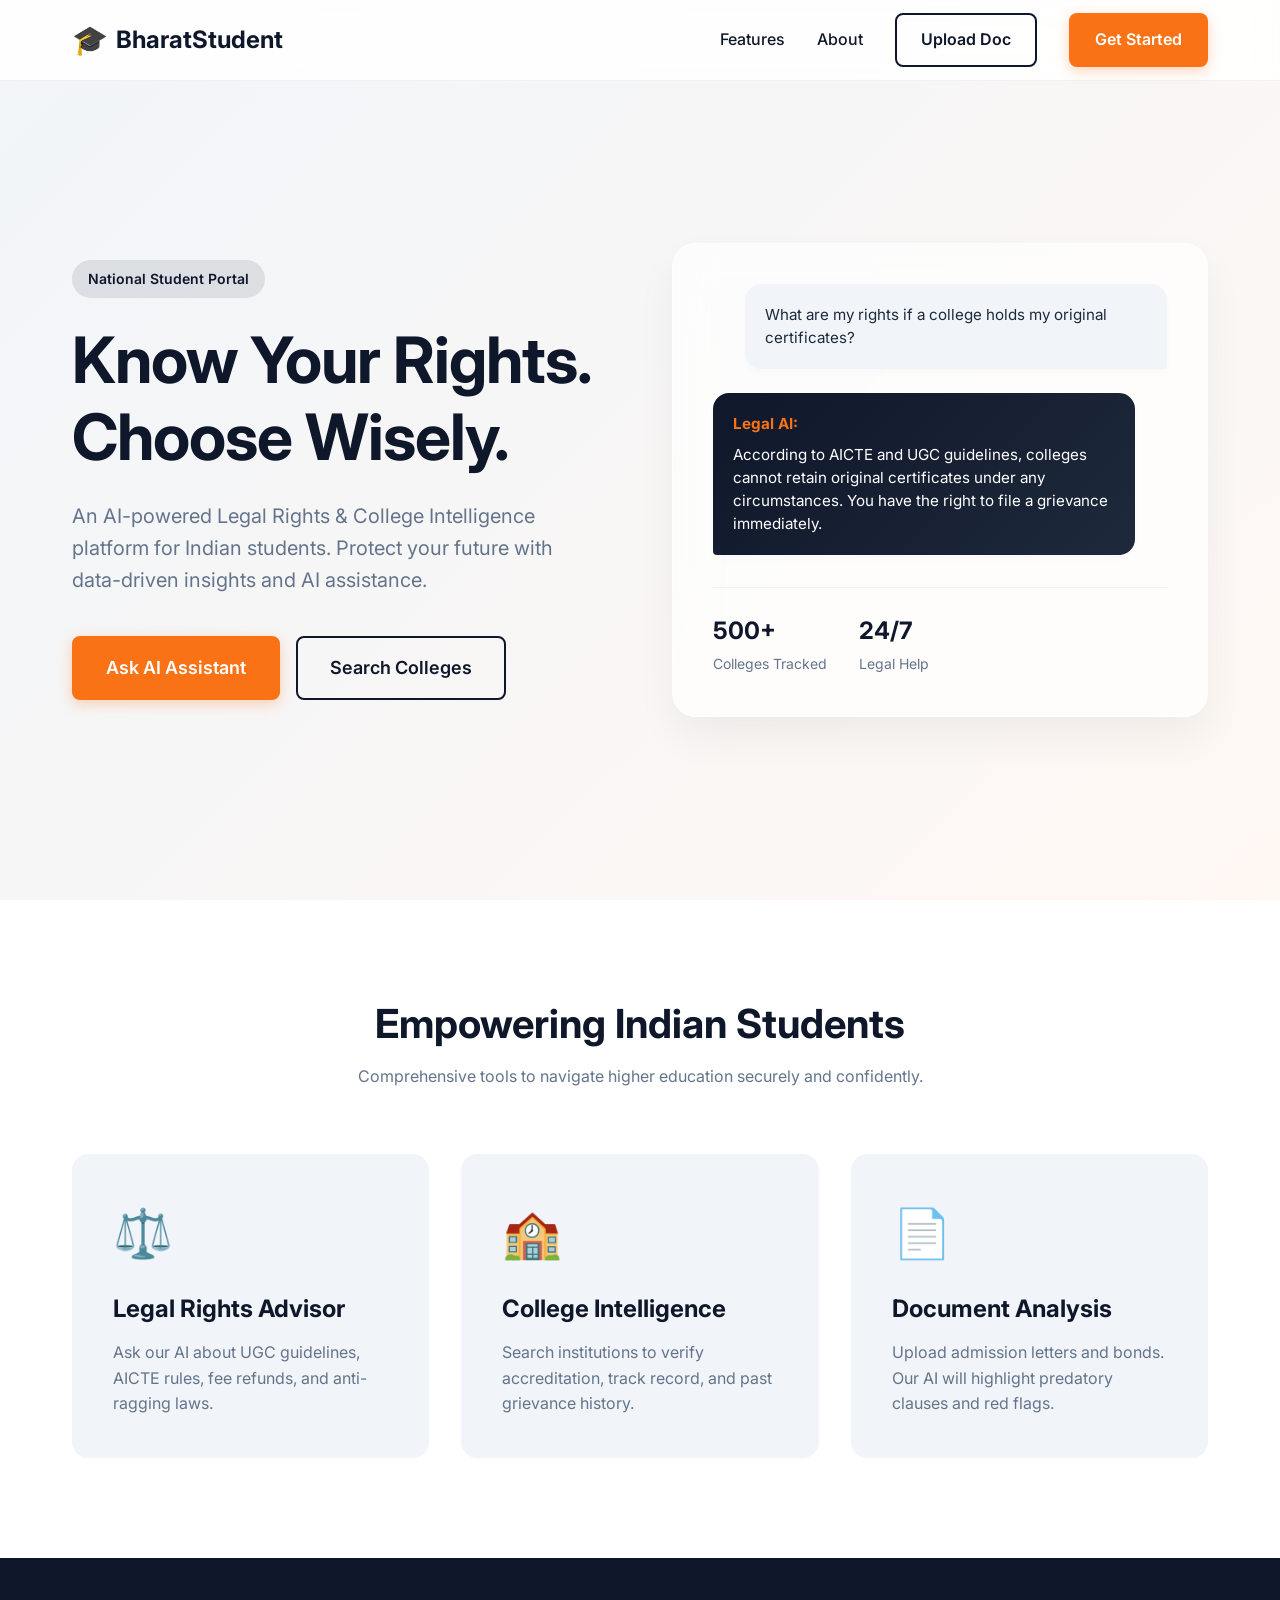
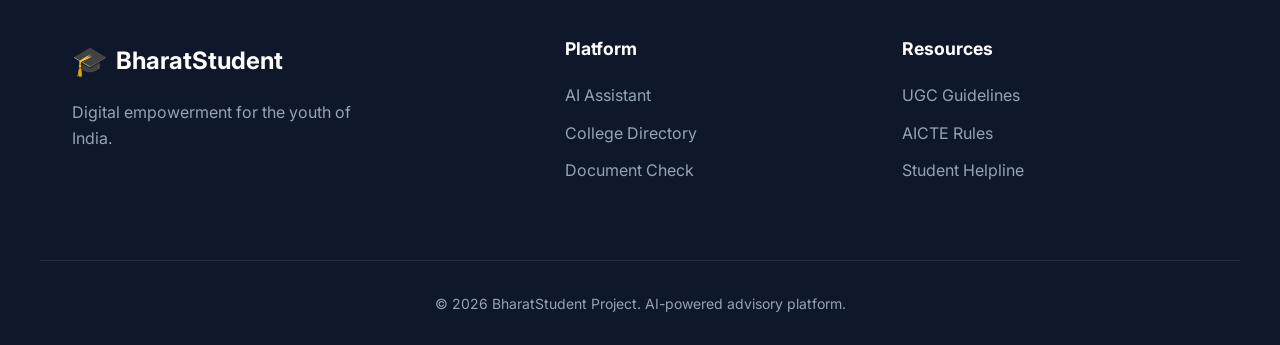
<file: frontend/index.html>
<!DOCTYPE html>
<html lang="en">
<head>
    <meta charset="UTF-8">
    <meta name="viewport" content="width=device-width, initial-scale=1.0">
    <title>BharatStudent - Legal Rights & College Intelligence</title>
    <!-- Inter Font -->
    <link rel="preconnect" href="https://fonts.googleapis.com">
    <link rel="preconnect" href="https://fonts.gstatic.com" crossorigin>
    <link href="https://fonts.googleapis.com/css2?family=Inter:wght@400;500;600;700&display=swap" rel="stylesheet">
    <link rel="stylesheet" href="styles.css">
</head>
<body>
    <nav class="navbar">
        <div class="container nav-container">
            <div class="logo">
                <span class="logo-icon">🎓</span>
                <span class="logo-text">BharatStudent</span>
            </div>
            <div class="nav-links">
                <a href="#features">Features</a>
                <a href="#about">About</a>
                <a href="/upload.html" class="btn btn-outline">Upload Doc</a>
                <a href="/chat.html" class="btn btn-primary">Get Started</a>
            </div>
            <button class="mobile-menu-btn" id="mobile-menu-btn">
                <span></span><span></span><span></span>
            </button>
        </div>
    </nav>

    <main>
        <!-- Hero Section -->
        <section class="hero">
            <div class="container hero-container">
                <div class="hero-content">
                    <span class="badge">National Student Portal</span>
                    <h1>Know Your Rights. <br>Choose Wisely.</h1>
                    <p class="hero-subtitle">
                        An AI-powered Legal Rights & College Intelligence platform for Indian students. Protect your future with data-driven insights and AI assistance.
                    </p>
                    <div class="hero-actions">
                        <a href="/chat.html" class="btn btn-primary btn-large">Ask AI Assistant</a>
                        <a href="/search.html" class="btn btn-outline btn-large">Search Colleges</a>
                    </div>
                </div>
                <div class="hero-visual">
                    <div class="glass-card">
                        <div class="chat-bubble user-bubble">
                            What are my rights if a college holds my original certificates?
                        </div>
                        <div class="chat-bubble ai-bubble">
                            <strong>Legal AI:</strong> According to AICTE and UGC guidelines, colleges cannot retain original certificates under any circumstances. You have the right to file a grievance immediately.
                        </div>
                        <div class="chat-stats">
                            <div class="stat">
                                <span class="stat-num">500+</span>
                                <span class="stat-label">Colleges Tracked</span>
                            </div>
                            <div class="stat">
                                <span class="stat-num">24/7</span>
                                <span class="stat-label">Legal Help</span>
                            </div>
                        </div>
                    </div>
                </div>
            </div>
        </section>

        <!-- Features Section -->
        <section id="features" class="features">
            <div class="container">
                <div class="section-header">
                    <h2>Empowering Indian Students</h2>
                    <p>Comprehensive tools to navigate higher education securely and confidently.</p>
                </div>
                <div class="features-grid">
                    <div class="feature-card">
                        <div class="feature-icon">⚖️</div>
                        <h3>Legal Rights Advisor</h3>
                        <p>Ask our AI about UGC guidelines, AICTE rules, fee refunds, and anti-ragging laws.</p>
                    </div>
                    <div class="feature-card">
                        <div class="feature-icon">🏫</div>
                        <h3>College Intelligence</h3>
                        <p>Search institutions to verify accreditation, track record, and past grievance history.</p>
                    </div>
                    <div class="feature-card">
                        <div class="feature-icon">📄</div>
                        <h3>Document Analysis</h3>
                        <p>Upload admission letters and bonds. Our AI will highlight predatory clauses and red flags.</p>
                    </div>
                </div>
            </div>
        </section>
    </main>

    <footer class="footer">
        <div class="container footer-container">
            <div class="footer-brand">
                <div class="logo">
                    <span class="logo-icon">🎓</span>
                    <span class="logo-text">BharatStudent</span>
                </div>
                <p>Digital empowerment for the youth of India.</p>
            </div>
            <div class="footer-links">
                <div class="link-group">
                    <h4>Platform</h4>
                    <a href="/chat.html">AI Assistant</a>
                    <a href="/search.html">College Directory</a>
                    <a href="/upload.html">Document Check</a>
                </div>
                <div class="link-group">
                    <h4>Resources</h4>
                    <a href="#">UGC Guidelines</a>
                    <a href="#">AICTE Rules</a>
                    <a href="#">Student Helpline</a>
                </div>
            </div>
        </div>
        <div class="footer-bottom container">
            <p>&copy; 2026 BharatStudent Project. AI-powered advisory platform.</p>
        </div>
    </footer>

    <script src="app.js"></script>
</body>
</html>
</file>
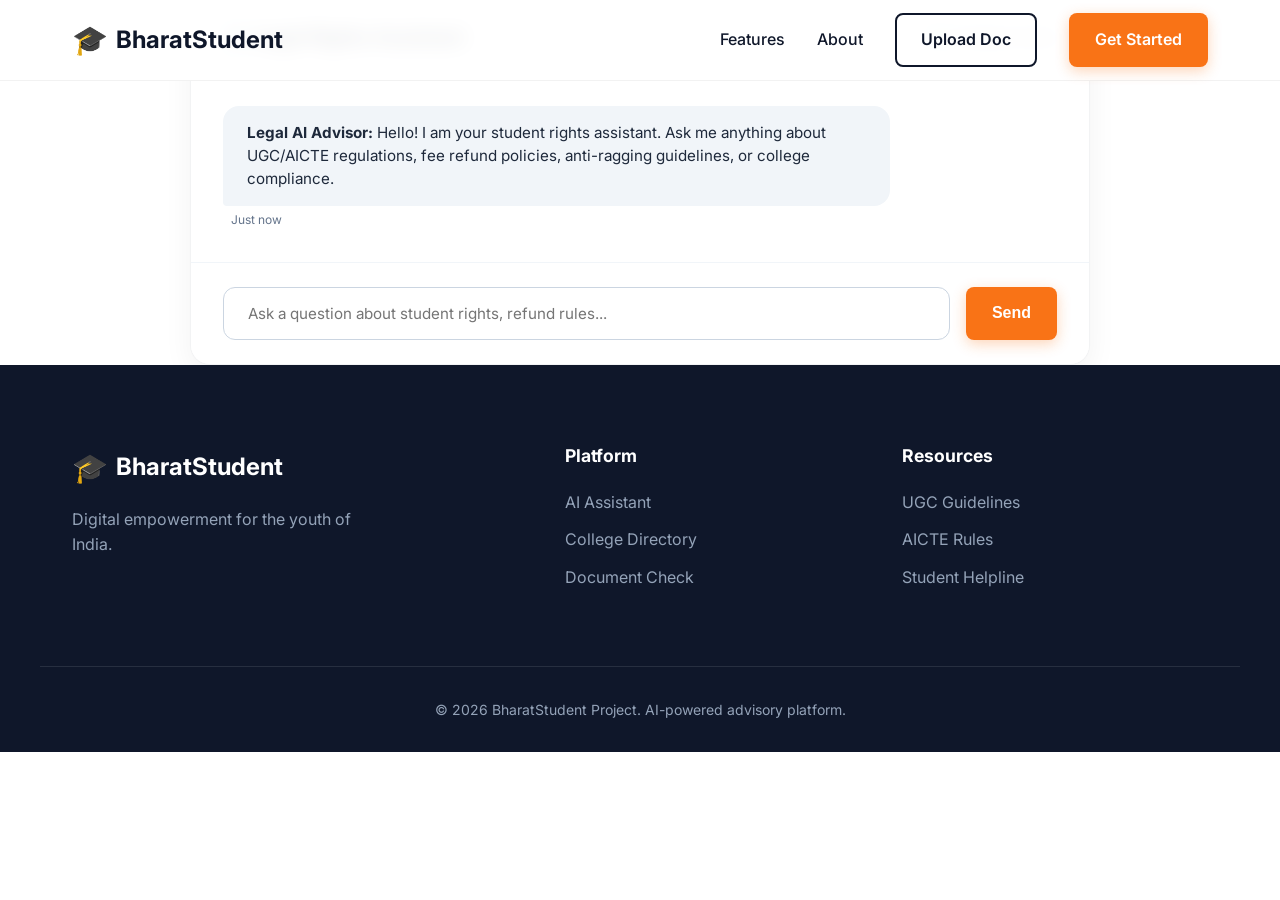
<file: frontend/chat.html>
<!DOCTYPE html>
<html lang="en">
<head>
    <meta charset="UTF-8">
    <meta name="viewport" content="width=device-width, initial-scale=1.0">
    <title>Rights AI Assistant - BharatStudent</title>
    <!-- Inter Font -->
    <link rel="preconnect" href="https://fonts.googleapis.com">
    <link rel="preconnect" href="https://fonts.gstatic.com" crossorigin>
    <link href="https://fonts.googleapis.com/css2?family=Inter:wght@400;500;600;700&display=swap" rel="stylesheet">
    <link rel="stylesheet" href="styles.css">
</head>
<body>
    <nav class="navbar">
        <div class="container nav-container">
            <a href="/" class="logo">
                <span class="logo-icon">🎓</span>
                <span class="logo-text">BharatStudent</span>
            </a>
            <div class="nav-links">
                <a href="/#features">Features</a>
                <a href="/#about">About</a>
                <a href="/upload.html" class="btn btn-outline">Upload Doc</a>
                <a href="/chat.html" class="btn btn-primary">Get Started</a>
            </div>
            <button class="mobile-menu-btn" id="mobile-menu-btn">
                <span></span><span></span><span></span>
            </button>
        </div>
    </nav>

    <main class="chat-page">
        <div class="container">
            <div class="chat-container-main">
                <div class="chat-header">
                    <h2>⚖️ Legal Rights Assistant</h2>
                    <div class="chat-header-status">
                        <span class="status-dot"></span>
                        <span>AI Engine Active</span>
                    </div>
                </div>
                
                <div class="chat-history" id="chat-history">
                    <!-- Default Greeting -->
                    <div class="message ai">
                        <div class="message-content">
                            <strong>Legal AI Advisor:</strong> Hello! I am your student rights assistant. Ask me anything about UGC/AICTE regulations, fee refund policies, anti-ragging guidelines, or college compliance.
                        </div>
                        <div class="message-time">Just now</div>
                    </div>
                </div>

                <div class="chat-input-area">
                    <form class="chat-form" id="chat-form">
                        <input type="text" id="chat-input" class="chat-input" placeholder="Ask a question about student rights, refund rules..." required autocomplete="off">
                        <button type="submit" class="btn btn-primary">Send</button>
                    </form>
                </div>
            </div>
        </div>
    </main>

    <footer class="footer">
        <div class="container footer-container">
            <div class="footer-brand">
                <div class="logo">
                    <span class="logo-icon">🎓</span>
                    <span class="logo-text">BharatStudent</span>
                </div>
                <p>Digital empowerment for the youth of India.</p>
            </div>
            <div class="footer-links">
                <div class="link-group">
                    <h4>Platform</h4>
                    <a href="/chat.html">AI Assistant</a>
                    <a href="/search.html">College Directory</a>
                    <a href="/upload.html">Document Check</a>
                </div>
                <div class="link-group">
                    <h4>Resources</h4>
                    <a href="#">UGC Guidelines</a>
                    <a href="#">AICTE Rules</a>
                    <a href="#">Student Helpline</a>
                </div>
            </div>
        </div>
        <div class="footer-bottom container">
            <p>&copy; 2026 BharatStudent Project. AI-powered advisory platform.</p>
        </div>
    </footer>

    <script src="app.js"></script>
    <script>
        document.addEventListener('DOMContentLoaded', () => {
            const chatForm = document.getElementById('chat-form');
            const chatInput = document.getElementById('chat-input');
            const chatHistory = document.getElementById('chat-history');

            chatForm.addEventListener('submit', async (e) => {
                e.preventDefault();
                const query = chatInput.value.trim();
                if (!query) return;

                // 1. Add User Message
                addMessage(query, 'user');
                chatInput.value = '';

                // 2. Add Loading Indicator
                const loadingMsg = addMessage('Thinking...', 'ai', true);

                try {
                    const response = await fetch('/api/chat', {
                        method: 'POST',
                        headers: {
                            'Content-Type': 'application/json'
                        },
                        body: JSON.stringify({ query: query })
                    });

                    loadingMsg.remove();

                    if (!response.ok) {
                        const err = await response.json();
                        addMessage(`Error: ${err.detail || 'Failed to get response'}`, 'ai');
                        return;
                    }

                    const data = await response.json();
                    
                    // 3. Add AI Response & Citations
                    addMessage(data.answer, 'ai', false, data.sources);

                } catch (error) {
                    loadingMsg.remove();
                    addMessage(`Error connecting to server. Make sure FastAPI server is running.`, 'ai');
                }
            });

            function addMessage(text, sender, isLoading = false, sources = []) {
                const messageDiv = document.createElement('div');
                messageDiv.className = `message ${sender}`;

                const contentDiv = document.createElement('div');
                contentDiv.className = 'message-content';

                // Convert basic markdown/newlines to HTML linebreaks
                let formattedText = text.replace(/\n/g, '<br>');
                // Bold markdown formatter
                formattedText = formattedText.replace(/\*\*(.*?)\*\*/g, '<strong>$1</strong>');
                
                contentDiv.innerHTML = sender === 'ai' ? `<strong>Legal AI Advisor:</strong> ${formattedText}` : formattedText;

                // Append citations if available
                if (sources && sources.length > 0) {
                    const citationsDiv = document.createElement('div');
                    citationsDiv.className = 'citations-container';
                    citationsDiv.innerHTML = '<div class="citations-title">Citations:</div>';
                    
                    sources.forEach(src => {
                        const item = document.createElement('div');
                        item.className = 'citation-item';
                        item.innerHTML = `📚 <em>${src.source}</em> (Page ${src.page}, Section: ${src.legal_section})`;
                        citationsDiv.appendChild(item);
                    });
                    
                    contentDiv.appendChild(citationsDiv);
                }

                messageDiv.appendChild(contentDiv);

                const timeDiv = document.createElement('div');
                timeDiv.className = 'message-time';
                const now = new Date();
                timeDiv.textContent = now.toLocaleTimeString([], { hour: '2-digit', minute: '2-digit' });
                messageDiv.appendChild(timeDiv);

                chatHistory.appendChild(messageDiv);
                chatHistory.scrollTop = chatHistory.scrollHeight;

                return messageDiv;
            }
        });
    </script>
</body>
</html>
</file>
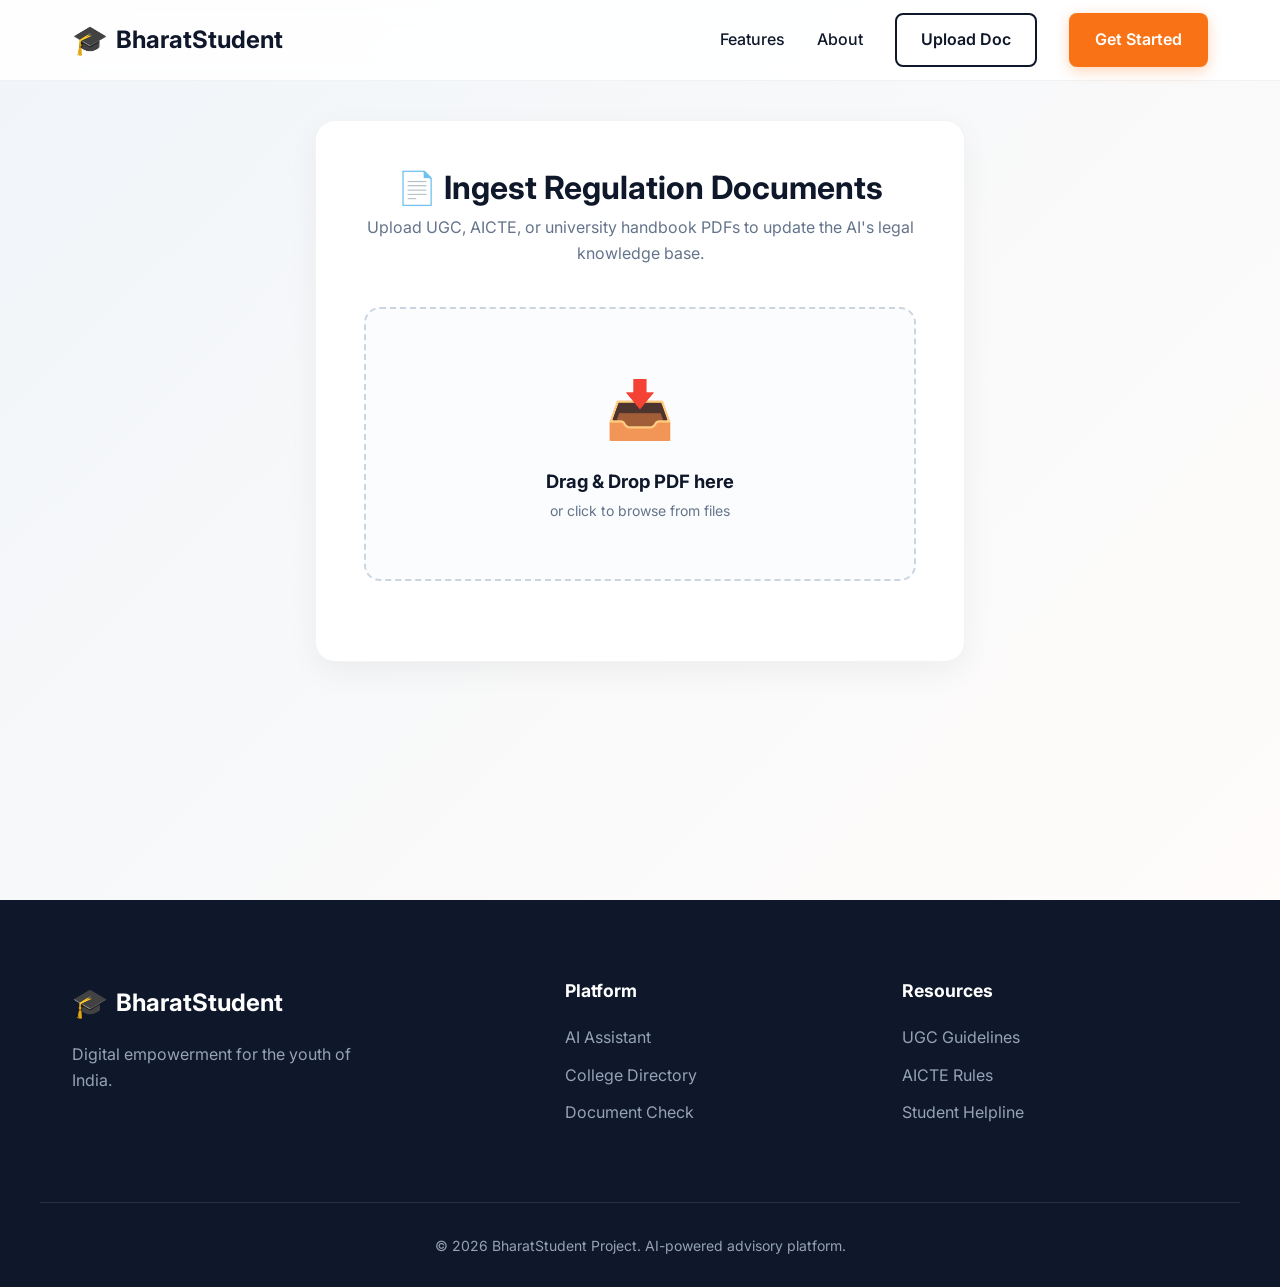
<file: frontend/upload.html>
<!DOCTYPE html>
<html lang="en">
<head>
    <meta charset="UTF-8">
    <meta name="viewport" content="width=device-width, initial-scale=1.0">
    <title>Ingest Regulations - BharatStudent</title>
    <!-- Inter Font -->
    <link rel="preconnect" href="https://fonts.googleapis.com">
    <link rel="preconnect" href="https://fonts.gstatic.com" crossorigin>
    <link href="https://fonts.googleapis.com/css2?family=Inter:wght@400;500;600;700&display=swap" rel="stylesheet">
    <link rel="stylesheet" href="styles.css">
</head>
<body>
    <nav class="navbar">
        <div class="container nav-container">
            <a href="/" class="logo">
                <span class="logo-icon">🎓</span>
                <span class="logo-text">BharatStudent</span>
            </a>
            <div class="nav-links">
                <a href="/#features">Features</a>
                <a href="/#about">About</a>
                <a href="/upload.html" class="btn btn-outline">Upload Doc</a>
                <a href="/chat.html" class="btn btn-primary">Get Started</a>
            </div>
            <button class="mobile-menu-btn" id="mobile-menu-btn">
                <span></span><span></span><span></span>
            </button>
        </div>
    </nav>

    <main class="upload-page">
        <div class="container">
            <div class="upload-container-main">
                <div class="upload-header">
                    <h2>📄 Ingest Regulation Documents</h2>
                    <p>Upload UGC, AICTE, or university handbook PDFs to update the AI's legal knowledge base.</p>
                </div>

                <div class="drag-area" id="drag-area">
                    <span class="upload-icon">📥</span>
                    <h3>Drag & Drop PDF here</h3>
                    <p>or click to browse from files</p>
                    <input type="file" id="file-input" accept=".pdf" style="display: none;">
                </div>

                <div class="file-info" id="file-info">
                    <div class="file-details">
                        <span class="file-icon">📄</span>
                        <div>
                            <span class="file-name" id="file-name">filename.pdf</span>
                            <span class="file-size" id="file-size">0 KB</span>
                        </div>
                    </div>
                    <button class="remove-file" id="remove-file">&times;</button>
                </div>

                <button class="btn btn-primary btn-large" id="submit-upload" style="width: 100%; display: none;">
                    Ingest into Knowledge Base
                </button>

                <div class="status-message" id="status-message"></div>
            </div>
        </div>
    </main>

    <footer class="footer">
        <div class="container footer-container">
            <div class="footer-brand">
                <div class="logo">
                    <span class="logo-icon">🎓</span>
                    <span class="logo-text">BharatStudent</span>
                </div>
                <p>Digital empowerment for the youth of India.</p>
            </div>
            <div class="footer-links">
                <div class="link-group">
                    <h4>Platform</h4>
                    <a href="/chat.html">AI Assistant</a>
                    <a href="/search.html">College Directory</a>
                    <a href="/upload.html">Document Check</a>
                </div>
                <div class="link-group">
                    <h4>Resources</h4>
                    <a href="#">UGC Guidelines</a>
                    <a href="#">AICTE Rules</a>
                    <a href="#">Student Helpline</a>
                </div>
            </div>
        </div>
        <div class="footer-bottom container">
            <p>&copy; 2026 BharatStudent Project. AI-powered advisory platform.</p>
        </div>
    </footer>

    <script src="app.js"></script>
    <script>
        document.addEventListener('DOMContentLoaded', () => {
            const dragArea = document.getElementById('drag-area');
            const fileInput = document.getElementById('file-input');
            const fileInfo = document.getElementById('file-info');
            const fileNameSpan = document.getElementById('file-name');
            const fileSizeSpan = document.getElementById('file-size');
            const removeFileBtn = document.getElementById('remove-file');
            const submitBtn = document.getElementById('submit-upload');
            const statusMessage = document.getElementById('status-message');

            let selectedFile = null;

            // Trigger browse
            dragArea.addEventListener('click', () => fileInput.click());

            // Handle file selection
            fileInput.addEventListener('change', (e) => {
                if (e.target.files.length > 0) {
                    handleFileSelection(e.target.files[0]);
                }
            });

            // Drag and drop events
            dragArea.addEventListener('dragover', (e) => {
                e.preventDefault();
                dragArea.classList.add('active');
            });

            dragArea.addEventListener('dragleave', () => {
                dragArea.classList.remove('active');
            });

            dragArea.addEventListener('drop', (e) => {
                e.preventDefault();
                dragArea.classList.remove('active');
                if (e.dataTransfer.files.length > 0) {
                    handleFileSelection(e.dataTransfer.files[0]);
                }
            });

            function handleFileSelection(file) {
                if (file.type !== 'application/pdf') {
                    showStatus('Only PDF files are supported.', 'error');
                    return;
                }

                selectedFile = file;
                fileNameSpan.textContent = file.name;
                fileSizeSpan.textContent = formatBytes(file.size);
                
                dragArea.style.display = 'none';
                fileInfo.style.display = 'flex';
                submitBtn.style.display = 'block';
                statusMessage.style.display = 'none';
            }

            // Remove file
            removeFileBtn.addEventListener('click', () => {
                selectedFile = null;
                fileInput.value = '';
                dragArea.style.display = 'block';
                fileInfo.style.display = 'none';
                submitBtn.style.display = 'none';
                statusMessage.style.display = 'none';
            });

            // Submit upload
            submitBtn.addEventListener('click', async () => {
                if (!selectedFile) return;

                const formData = new FormData();
                formData.append('file', selectedFile);

                submitBtn.disabled = true;
                submitBtn.innerHTML = '<span class="spinner"></span> Ingesting...';
                statusMessage.style.display = 'none';

                try {
                    const response = await fetch('/api/upload', {
                        method: 'POST',
                        body: formData
                    });

                    if (!response.ok) {
                        const err = await response.json();
                        throw new Error(err.detail || 'Ingestion failed');
                    }

                    const data = await response.json();
                    showStatus(`🎉 ${data.message || 'Ingestion successful!'}`, 'success');
                    
                    // Reset UI
                    selectedFile = null;
                    fileInput.value = '';
                    setTimeout(() => {
                        dragArea.style.display = 'block';
                        fileInfo.style.display = 'none';
                        submitBtn.style.display = 'none';
                        submitBtn.disabled = false;
                        submitBtn.textContent = 'Ingest into Knowledge Base';
                    }, 4000);

                } catch (error) {
                    showStatus(`Error: ${error.message}`, 'error');
                    submitBtn.disabled = false;
                    submitBtn.textContent = 'Ingest into Knowledge Base';
                }
            });

            function showStatus(text, type) {
                statusMessage.className = `status-message ${type}`;
                statusMessage.textContent = text;
                statusMessage.style.display = 'block';
            }

            function formatBytes(bytes, decimals = 2) {
                if (bytes === 0) return '0 Bytes';
                const k = 1024;
                const dm = decimals < 0 ? 0 : decimals;
                const sizes = ['Bytes', 'KB', 'MB', 'GB'];
                const i = Math.floor(Math.log(bytes) / Math.log(k));
                return parseFloat((bytes / Math.pow(k, i)).toFixed(dm)) + ' ' + sizes[i];
            }
        });
    </script>
</body>
</html>
</file>
<file: frontend/styles.css>
:root {
    /* Brand Colors */
    --deep-navy: #0F172A;
    --saffron-orange: #F97316;
    --saffron-hover: #EA580C;
    --white: #FFFFFF;
    --light-gray: #F1F5F9;
    --text-primary: #1E293B;
    --text-secondary: #64748B;
    
    /* Layout */
    --max-width: 1200px;
    --transition: all 0.3s ease;
}

* {
    margin: 0;
    padding: 0;
    box-sizing: border-box;
}

body {
    font-family: 'Inter', sans-serif;
    background-color: var(--white);
    color: var(--text-primary);
    line-height: 1.6;
    overflow-x: hidden;
}

/* Typography */
h1, h2, h3, h4 {
    font-weight: 700;
    color: var(--deep-navy);
    line-height: 1.2;
}

p {
    font-weight: 400;
    color: var(--text-secondary);
}

a {
    text-decoration: none;
    color: var(--deep-navy);
    transition: var(--transition);
}

/* Container */
.container {
    width: 100%;
    max-width: var(--max-width);
    margin: 0 auto;
    padding: 0 2rem;
}

/* Buttons */
.btn {
    display: inline-flex;
    align-items: center;
    justify-content: center;
    padding: 0.75rem 1.5rem;
    border-radius: 8px;
    font-weight: 600;
    font-size: 1rem;
    cursor: pointer;
    transition: var(--transition);
    border: 2px solid transparent;
}

.btn-large {
    padding: 1rem 2rem;
    font-size: 1.125rem;
}

.btn-primary {
    background-color: var(--saffron-orange);
    color: var(--white);
    box-shadow: 0 4px 14px rgba(249, 115, 22, 0.3);
}

.btn-primary:hover {
    background-color: var(--saffron-hover);
    transform: translateY(-2px);
    box-shadow: 0 6px 20px rgba(249, 115, 22, 0.4);
    color: var(--white);
}

.btn-outline {
    background-color: transparent;
    border-color: var(--deep-navy);
    color: var(--deep-navy);
}

.btn-outline:hover {
    background-color: var(--deep-navy);
    color: var(--white);
}

/* Navbar */
.navbar {
    position: fixed;
    top: 0;
    left: 0;
    width: 100%;
    background-color: rgba(255, 255, 255, 0.9);
    backdrop-filter: blur(10px);
    z-index: 1000;
    border-bottom: 1px solid rgba(0,0,0,0.05);
}

.nav-container {
    display: flex;
    justify-content: space-between;
    align-items: center;
    height: 80px;
}

.logo {
    display: flex;
    align-items: center;
    gap: 0.5rem;
    font-size: 1.5rem;
    font-weight: 700;
    color: var(--deep-navy);
}

.logo-icon {
    font-size: 1.8rem;
}

.nav-links {
    display: flex;
    align-items: center;
    gap: 2rem;
}

.nav-links a:not(.btn) {
    font-weight: 500;
}

.nav-links a:not(.btn):hover {
    color: var(--saffron-orange);
}

.mobile-menu-btn {
    display: none;
    background: none;
    border: none;
    cursor: pointer;
    flex-direction: column;
    gap: 6px;
}

.mobile-menu-btn span {
    display: block;
    width: 25px;
    height: 2px;
    background-color: var(--deep-navy);
    transition: var(--transition);
}

/* Hero Section */
.hero {
    padding-top: 140px;
    padding-bottom: 80px;
    background: linear-gradient(135deg, var(--light-gray) 0%, rgba(249, 115, 22, 0.05) 100%);
    min-height: 100vh;
    display: flex;
    align-items: center;
}

.hero-container {
    display: grid;
    grid-template-columns: 1fr 1fr;
    gap: 4rem;
    align-items: center;
}

.badge {
    display: inline-block;
    padding: 0.5rem 1rem;
    background-color: rgba(15, 23, 42, 0.1);
    color: var(--deep-navy);
    border-radius: 50px;
    font-weight: 600;
    font-size: 0.875rem;
    margin-bottom: 1.5rem;
}

.hero h1 {
    font-size: 4rem;
    letter-spacing: -1px;
    margin-bottom: 1.5rem;
}

.hero-subtitle {
    font-size: 1.25rem;
    margin-bottom: 2.5rem;
    max-width: 90%;
}

.hero-actions {
    display: flex;
    gap: 1rem;
}

/* Hero Visual (Glassmorphism) */
.hero-visual {
    position: relative;
}

.glass-card {
    background: rgba(255, 255, 255, 0.7);
    backdrop-filter: blur(20px);
    border: 1px solid rgba(255, 255, 255, 0.5);
    border-radius: 24px;
    padding: 2.5rem;
    box-shadow: 0 20px 40px rgba(0,0,0,0.05);
    position: relative;
    z-index: 1;
}

.chat-bubble {
    padding: 1.25rem;
    border-radius: 16px;
    margin-bottom: 1.5rem;
    font-size: 0.95rem;
    line-height: 1.5;
    box-shadow: 0 4px 6px rgba(0,0,0,0.02);
}

.user-bubble {
    background-color: var(--light-gray);
    color: var(--text-primary);
    border-bottom-right-radius: 4px;
    margin-left: 2rem;
}

.ai-bubble {
    background: linear-gradient(135deg, var(--deep-navy) 0%, #1e293b 100%);
    color: var(--white);
    border-bottom-left-radius: 4px;
    margin-right: 2rem;
}

.ai-bubble strong {
    color: var(--saffron-orange);
    display: block;
    margin-bottom: 0.5rem;
}

.chat-stats {
    display: flex;
    gap: 2rem;
    margin-top: 2rem;
    padding-top: 1.5rem;
    border-top: 1px solid rgba(0,0,0,0.05);
}

.stat-num {
    display: block;
    font-size: 1.5rem;
    font-weight: 700;
    color: var(--deep-navy);
}

.stat-label {
    font-size: 0.875rem;
    color: var(--text-secondary);
}

/* Features Section */
.features {
    padding: 100px 0;
    background-color: var(--white);
}

.section-header {
    text-align: center;
    margin-bottom: 4rem;
    max-width: 600px;
    margin-left: auto;
    margin-right: auto;
}

.section-header h2 {
    font-size: 2.5rem;
    margin-bottom: 1rem;
}

.features-grid {
    display: grid;
    grid-template-columns: repeat(3, 1fr);
    gap: 2rem;
}

.feature-card {
    background-color: var(--light-gray);
    padding: 2.5rem;
    border-radius: 16px;
    transition: var(--transition);
    border: 1px solid transparent;
}

.feature-card:hover {
    transform: translateY(-5px);
    background-color: var(--white);
    box-shadow: 0 20px 40px rgba(0,0,0,0.05);
    border-color: rgba(15, 23, 42, 0.1);
}

.feature-icon {
    font-size: 3rem;
    margin-bottom: 1.5rem;
}

.feature-card h3 {
    font-size: 1.5rem;
    margin-bottom: 1rem;
}

/* Footer */
.footer {
    background-color: var(--deep-navy);
    color: var(--white);
    padding: 80px 0 30px;
}

.footer p, .footer a {
    color: #94A3B8;
}

.footer a:hover {
    color: var(--saffron-orange);
}

.footer-container {
    display: grid;
    grid-template-columns: 2fr 3fr;
    gap: 4rem;
    margin-bottom: 4rem;
}

.footer .logo-text {
    color: var(--white);
}

.footer-brand p {
    margin-top: 1rem;
    max-width: 300px;
}

.footer-links {
    display: grid;
    grid-template-columns: repeat(2, 1fr);
    gap: 2rem;
}

.link-group h4 {
    color: var(--white);
    margin-bottom: 1.5rem;
    font-size: 1.1rem;
}

.link-group a {
    display: block;
    margin-bottom: 0.75rem;
}

.footer-bottom {
    border-top: 1px solid rgba(255,255,255,0.1);
    padding-top: 2rem;
    text-align: center;
    font-size: 0.875rem;
}

/* Responsive Design */
@media (max-width: 992px) {
    .hero h1 {
        font-size: 3rem;
    }
    
    .hero-container {
        grid-template-columns: 1fr;
        text-align: center;
    }
    
    .hero-subtitle {
        margin: 0 auto 2.5rem;
    }
    
    .hero-actions {
        justify-content: center;
    }
    
    .user-bubble {
        margin-left: 1rem;
    }
    
    .ai-bubble {
        margin-right: 1rem;
    }
    
    .features-grid {
        grid-template-columns: repeat(2, 1fr);
    }
}

}

/* ==========================================
   Chat Page Styles
   ========================================== */
.chat-page {
    padding-top: 120px;
    padding-bottom: 60px;
    min-height: 100vh;
    background: linear-gradient(135deg, var(--light-gray) 0%, rgba(249, 115, 22, 0.02) 100%);
    display: flex;
    flex-direction: column;
}

.chat-container-main {
    flex: 1;
    display: flex;
    flex-direction: column;
    max-width: 900px;
    width: 100%;
    margin: 0 auto;
    background: var(--white);
    border-radius: 20px;
    box-shadow: 0 10px 30px rgba(0, 0, 0, 0.05);
    border: 1px solid rgba(15, 23, 42, 0.05);
    overflow: hidden;
}

.chat-header {
    padding: 1.5rem 2rem;
    border-bottom: 1px solid var(--light-gray);
    display: flex;
    align-items: center;
    justify-content: space-between;
}

.chat-header h2 {
    font-size: 1.25rem;
    display: flex;
    align-items: center;
    gap: 0.5rem;
}

.chat-header-status {
    display: flex;
    align-items: center;
    gap: 0.5rem;
    font-size: 0.875rem;
    color: var(--text-secondary);
}

.status-dot {
    width: 8px;
    height: 8px;
    border-radius: 50%;
    background-color: #10B981;
}

.chat-history {
    flex: 1;
    padding: 2rem;
    overflow-y: auto;
    max-height: 550px;
    display: flex;
    flex-direction: column;
    gap: 1.5rem;
}

.message {
    display: flex;
    flex-direction: column;
    max-width: 80%;
}

.message.user {
    align-self: flex-end;
}

.message.ai {
    align-self: flex-start;
}

.message-content {
    padding: 1rem 1.5rem;
    border-radius: 16px;
    font-size: 0.95rem;
    line-height: 1.5;
}

.user .message-content {
    background-color: var(--deep-navy);
    color: var(--white);
    border-bottom-right-radius: 4px;
}

.ai .message-content {
    background-color: var(--light-gray);
    color: var(--text-primary);
    border-bottom-left-radius: 4px;
}

.message-time {
    font-size: 0.75rem;
    color: var(--text-secondary);
    margin-top: 0.25rem;
    padding: 0 0.5rem;
}

.user .message-time {
    align-self: flex-end;
}

.citations-container {
    margin-top: 0.5rem;
    padding: 0.75rem 1rem;
    background-color: rgba(249, 115, 22, 0.05);
    border-left: 3px solid var(--saffron-orange);
    border-radius: 4px 8px 8px 4px;
    font-size: 0.85rem;
}

.citations-title {
    font-weight: 600;
    color: var(--deep-navy);
    margin-bottom: 0.25rem;
}

.citation-item {
    color: var(--text-primary);
    margin-bottom: 0.25rem;
}

.chat-input-area {
    padding: 1.5rem 2rem;
    border-top: 1px solid var(--light-gray);
    background-color: var(--white);
}

.chat-form {
    display: flex;
    gap: 1rem;
}

.chat-input {
    flex: 1;
    padding: 1rem 1.5rem;
    border-radius: 12px;
    border: 1px solid #CBD5E1;
    font-size: 0.95rem;
    font-family: inherit;
    transition: var(--transition);
}

.chat-input:focus {
    outline: none;
    border-color: var(--saffron-orange);
    box-shadow: 0 0 0 3px rgba(249, 115, 22, 0.15);
}

/* ==========================================
   Upload Page Styles
   ========================================== */
.upload-page {
    padding-top: 120px;
    padding-bottom: 60px;
    min-height: 100vh;
    background: linear-gradient(135deg, var(--light-gray) 0%, rgba(249, 115, 22, 0.02) 100%);
}

.upload-container-main {
    max-width: 650px;
    width: 100%;
    margin: 0 auto;
    background: var(--white);
    border-radius: 20px;
    box-shadow: 0 10px 30px rgba(0, 0, 0, 0.05);
    border: 1px solid rgba(15, 23, 42, 0.05);
    padding: 3rem;
    text-align: center;
}

.upload-header {
    margin-bottom: 2.5rem;
}

.upload-header h2 {
    font-size: 2rem;
    margin-bottom: 0.5rem;
}

.drag-area {
    border: 2px dashed #CBD5E1;
    border-radius: 16px;
    padding: 3.5rem 2rem;
    cursor: pointer;
    transition: var(--transition);
    background-color: rgba(241, 245, 249, 0.3);
    margin-bottom: 2rem;
}

.drag-area:hover, .drag-area.active {
    border-color: var(--saffron-orange);
    background-color: rgba(249, 115, 22, 0.02);
}

.upload-icon {
    font-size: 3.5rem;
    margin-bottom: 1rem;
    display: inline-block;
}

.drag-area h3 {
    font-size: 1.15rem;
    margin-bottom: 0.5rem;
}

.drag-area p {
    font-size: 0.875rem;
}

.file-info {
    margin: 1.5rem 0;
    padding: 1rem;
    background-color: var(--light-gray);
    border-radius: 8px;
    display: none;
    align-items: center;
    justify-content: space-between;
}

.file-details {
    display: flex;
    align-items: center;
    gap: 0.75rem;
    text-align: left;
}

.file-icon {
    font-size: 1.5rem;
}

.file-name {
    font-weight: 600;
    font-size: 0.95rem;
    color: var(--deep-navy);
}

.file-size {
    font-size: 0.8rem;
    color: var(--text-secondary);
}

.remove-file {
    background: none;
    border: none;
    font-size: 1.25rem;
    cursor: pointer;
    color: var(--text-secondary);
}

.remove-file:hover {
    color: #EF4444;
}

.status-message {
    padding: 1rem;
    border-radius: 8px;
    margin-top: 1.5rem;
    display: none;
    font-size: 0.95rem;
}

.status-message.success {
    background-color: #D1FAE5;
    color: #065F46;
    border: 1px solid #A7F3D0;
    display: block;
}

.status-message.error {
    background-color: #FEE2E2;
    color: #991B1B;
    border: 1px solid #FCA5A5;
    display: block;
}

.spinner {
    display: inline-block;
    width: 20px;
    height: 20px;
    border: 3px solid rgba(255, 255, 255, 0.3);
    border-radius: 50%;
    border-top-color: var(--white);
    animation: spin 1s ease-in-out infinite;
}

@keyframes spin {
    to { transform: rotate(360deg); }
}

/* ==========================================
   Search Page Styles
   ========================================== */
.search-page {
    padding-top: 120px;
    padding-bottom: 80px;
    min-height: 100vh;
    background: linear-gradient(135deg, var(--light-gray) 0%, rgba(249, 115, 22, 0.02) 100%);
}

.search-section-header {
    margin-bottom: 3rem;
}

.search-bar-container {
    background: var(--white);
    border-radius: 16px;
    padding: 1.5rem;
    box-shadow: 0 10px 30px rgba(0, 0, 0, 0.03);
    border: 1px solid rgba(15, 23, 42, 0.05);
    margin-bottom: 3rem;
}

.search-form-grid {
    display: grid;
    grid-template-columns: 2fr 1fr 1fr auto;
    gap: 1rem;
}

.search-input-group {
    display: flex;
    flex-direction: column;
    gap: 0.5rem;
}

.search-input-group label {
    font-size: 0.85rem;
    font-weight: 600;
    color: var(--deep-navy);
}

.search-input-field {
    padding: 0.85rem 1rem;
    border-radius: 8px;
    border: 1px solid #CBD5E1;
    font-size: 0.95rem;
    font-family: inherit;
    transition: var(--transition);
}

.search-input-field:focus {
    outline: none;
    border-color: var(--saffron-orange);
}

.search-form-grid .btn {
    align-self: flex-end;
    height: 48px;
}

.results-grid {
    display: grid;
    grid-template-columns: repeat(auto-fill, minmax(350px, 1fr));
    gap: 2rem;
}

.result-card {
    background-color: var(--white);
    border-radius: 16px;
    border: 1px solid rgba(15, 23, 42, 0.05);
    box-shadow: 0 4px 6px rgba(0, 0, 0, 0.01);
    padding: 2rem;
    display: flex;
    flex-direction: column;
    justify-content: space-between;
    transition: var(--transition);
}

.result-card:hover {
    transform: translateY(-4px);
    box-shadow: 0 12px 24px rgba(0, 0, 0, 0.05);
}

.result-card-header {
    display: flex;
    justify-content: space-between;
    align-items: flex-start;
    margin-bottom: 1rem;
}

.college-name-title {
    font-size: 1.25rem;
    margin-bottom: 0.25rem;
}

.college-location-tag {
    font-size: 0.85rem;
    color: var(--text-secondary);
    display: flex;
    align-items: center;
    gap: 0.25rem;
}

.trust-badge-container {
    display: flex;
    flex-direction: column;
    align-items: center;
}

.trust-score-badge {
    padding: 0.5rem 0.75rem;
    border-radius: 8px;
    font-weight: 700;
    font-size: 1.15rem;
    color: var(--white);
    text-align: center;
    min-width: 50px;
}

.trust-score-badge.high {
    background-color: #10B981;
}

.trust-score-badge.medium {
    background-color: #F59E0B;
}

.trust-score-badge.low {
    background-color: #EF4444;
}

.trust-badge-label {
    font-size: 0.7rem;
    font-weight: 600;
    color: var(--text-secondary);
    margin-top: 0.25rem;
}

.college-features-list {
    margin: 1.5rem 0;
    display: flex;
    flex-wrap: wrap;
    gap: 0.5rem;
}

.college-feature-tag {
    font-size: 0.8rem;
    padding: 0.35rem 0.65rem;
    background-color: var(--light-gray);
    color: var(--text-primary);
    border-radius: 50px;
    font-weight: 500;
}

.college-feature-tag.approved {
    background-color: rgba(16, 185, 129, 0.1);
    color: #047857;
}

.college-feature-tag.not-approved {
    background-color: rgba(239, 68, 68, 0.1);
    color: #B91C1C;
}

.college-stats-row {
    display: grid;
    grid-template-columns: 1fr 1fr;
    gap: 1rem;
    padding-top: 1rem;
    border-top: 1px solid var(--light-gray);
    margin-bottom: 1.5rem;
}

.college-stat-item {
    font-size: 0.85rem;
}

.college-stat-value {
    display: block;
    font-weight: 700;
    color: var(--deep-navy);
}

/* ==========================================
   Report Modal
   ========================================== */
.modal-overlay {
    position: fixed;
    top: 0;
    left: 0;
    width: 100%;
    height: 100%;
    background-color: rgba(15, 23, 42, 0.6);
    backdrop-filter: blur(4px);
    z-index: 2000;
    display: none;
    align-items: center;
    justify-content: center;
    padding: 2rem;
}

.modal-content-container {
    background-color: var(--white);
    border-radius: 20px;
    max-width: 800px;
    width: 100%;
    max-height: 85vh;
    overflow-y: auto;
    box-shadow: 0 20px 50px rgba(0, 0, 0, 0.15);
    display: flex;
    flex-direction: column;
}

.modal-header {
    padding: 1.5rem 2rem;
    border-bottom: 1px solid var(--light-gray);
    display: flex;
    justify-content: space-between;
    align-items: center;
    position: sticky;
    top: 0;
    background-color: var(--white);
    z-index: 10;
}

.modal-body {
    padding: 2.5rem 2rem;
}

.modal-close-btn {
    background: none;
    border: none;
    font-size: 1.5rem;
    cursor: pointer;
    color: var(--text-secondary);
    transition: var(--transition);
}

.modal-close-btn:hover {
    color: var(--deep-navy);
}

.markdown-body h1, .markdown-body h2, .markdown-body h3 {
    margin-top: 1.5rem;
    margin-bottom: 0.75rem;
}

.markdown-body h1 { font-size: 1.75rem; }
.markdown-body h2 { font-size: 1.4rem; }
.markdown-body h3 { font-size: 1.15rem; }

.markdown-body ul, .markdown-body ol {
    margin-bottom: 1rem;
    padding-left: 1.5rem;
}

.markdown-body li {
    margin-bottom: 0.5rem;
}

.markdown-body p {
    margin-bottom: 1rem;
    color: var(--text-primary);
}

@media (max-width: 768px) {
    .search-form-grid {
        grid-template-columns: 1fr;
    }
    .upload-container-main {
        padding: 1.5rem;
    }
}
</file>
